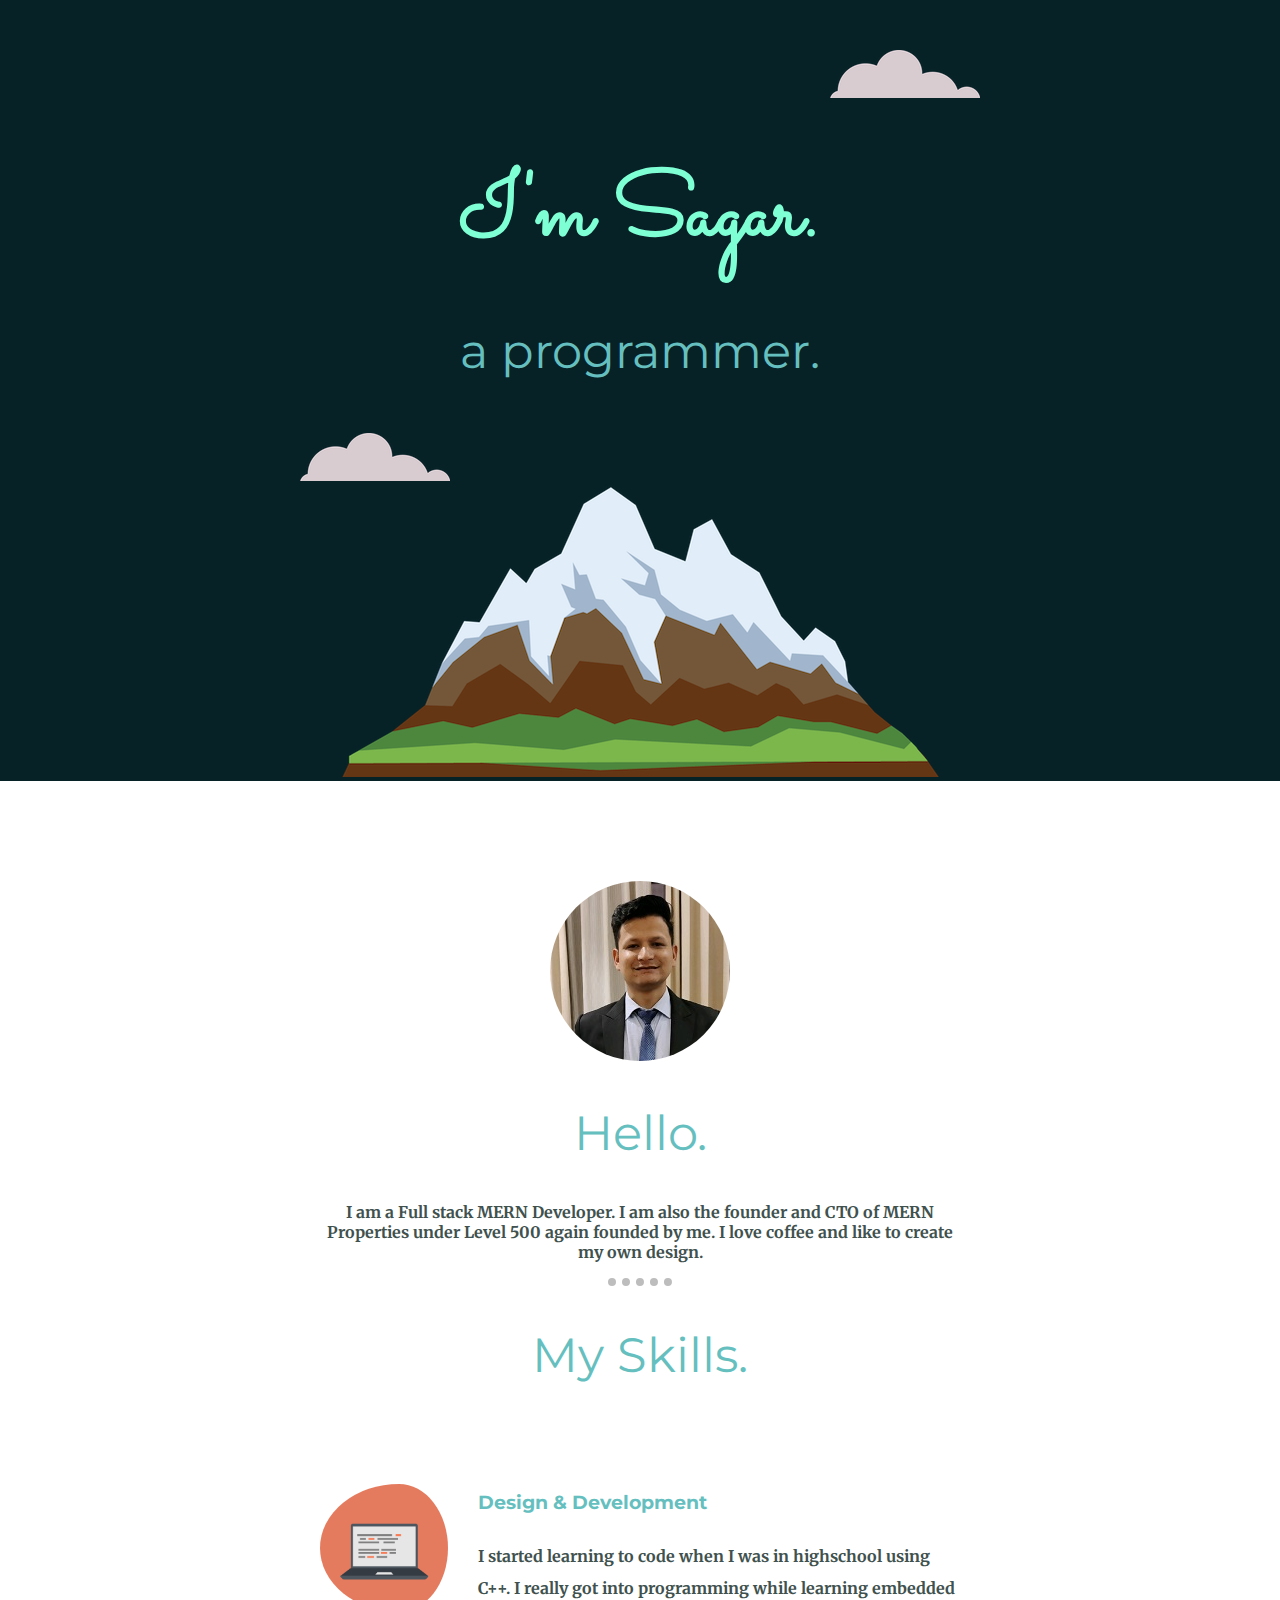
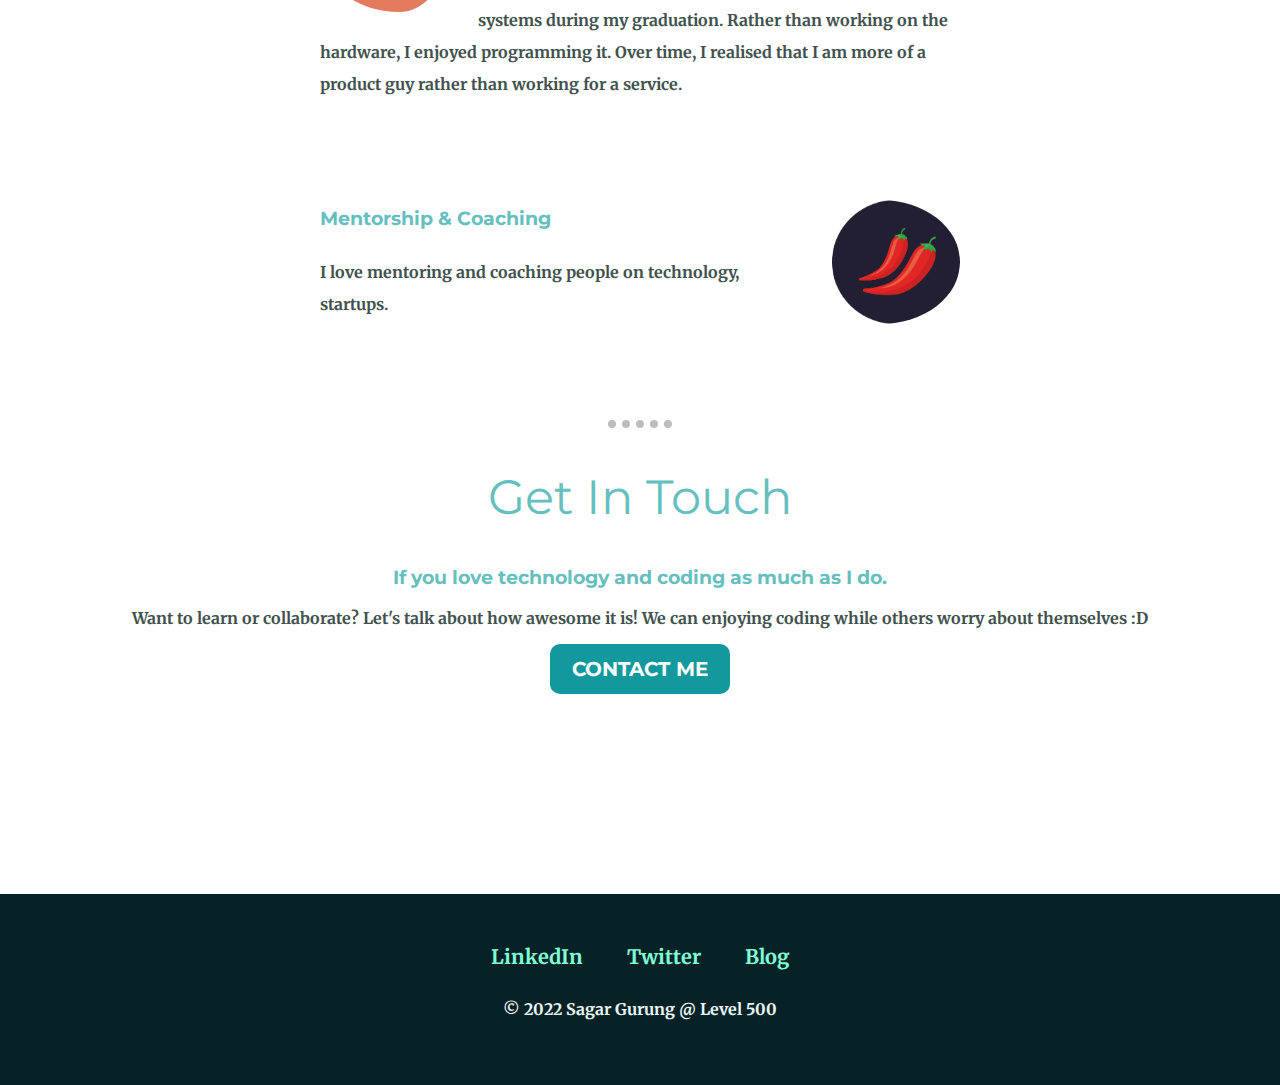
<file: index.html>
<!DOCTYPE html>
<html lang="en">
  <head>
    <meta charset="UTF-8" />
    <meta http-equiv="X-UA-Compatible" content="IE=edge" />
    <meta name="viewport" content="width=device-width, initial-scale=1.0" />
    <title>Sagar's Personal Website</title>
    <link rel="stylesheet" href="./css/style.css" />
    <link rel="shortcut icon" href="favicon.ico?v=2" type="image/x-icon" />
    <link rel="preconnect" href="https://fonts.googleapis.com" />
    <link rel="preconnect" href="https://fonts.gstatic.com" crossorigin />
    <link
      href="https://fonts.googleapis.com/css2?family=Merriweather&family=Montserrat&family=Sacramento&display=swap"
      rel="stylesheet"
    />
  </head>
  <body>
    <div class="top-container">
      <img class="top-cloud" src="./images/cloud.png" alt="cloud-img" />

      <h1>I'm Sagar.</h1>
      <h2>a programmer.</h2>
      <img class="bottom-cloud" src="./images/cloud.png" alt="cloud-img" />
      <img src="./images/mountain.png" alt="mountain-img" />
    </div>
    <div class="middle-container">
      <div class="personal-info">
        <img class="profile-image" src="images/sagar.jpg" alt="profile-image" />
        <h2>Hello.</h2>
        <p>
          I am a Full stack MERN Developer. I am also the founder and CTO of
          MERN Properties under Level 500 again founded by me. I love coffee and
          like to create my own design.
        </p>
      </div>
      <hr />
      <div class="skills">
        <h2>My Skills.</h2>
        <div class="skill-row">
          <img class="code-img" src="./images/computer.png" alt="my-skills" />
          <h3>Design & Development</h3>
          <p>
            I started learning to code when I was in highschool using C++. I
            really got into programming while learning embedded systems during
            my graduation. Rather than working on the hardware, I enjoyed
            programming it. Over time, I realised that I am more of a product
            guy rather than working for a service.
          </p>
        </div>
        <div class="skill-row">
          <img
            class="red-chillies"
            src="./images/chillies.png"
            alt="red-chillies"
          />
          <h3>Mentorship & Coaching</h3>
          <p>I love mentoring and coaching people on technology, startups.</p>
        </div>
      </div>
      <hr />

      <div class="contact-me">
        <h2>Get In Touch</h2>
        <h3>If you love technology and coding as much as I do.</h3>
        <p>
          Want to learn or collaborate? Let's talk about how awesome it is! We
          can enjoying coding while others worry about themselves :D
        </p>
        <form action="mailto:sagarthemaster@gmail.com">
          <input id="contact-me" type="submit" value="CONTACT ME" />
        </form>
      </div>
    </div>
    <div class="bottom-container">
      <a class="footer-link" href="https://www.linkedin.com/in/dhatedone/"
        >LinkedIn</a
      >
      <a class="footer-link" href="https://twitter.com/Calyfso_o">Twitter</a>
      <a class="footer-link" href="./blog.html">Blog</a>
      <p class="copyright-content">© 2022 Sagar Gurung @ Level 500</p>
    </div>
  </body>
</html>
</file>
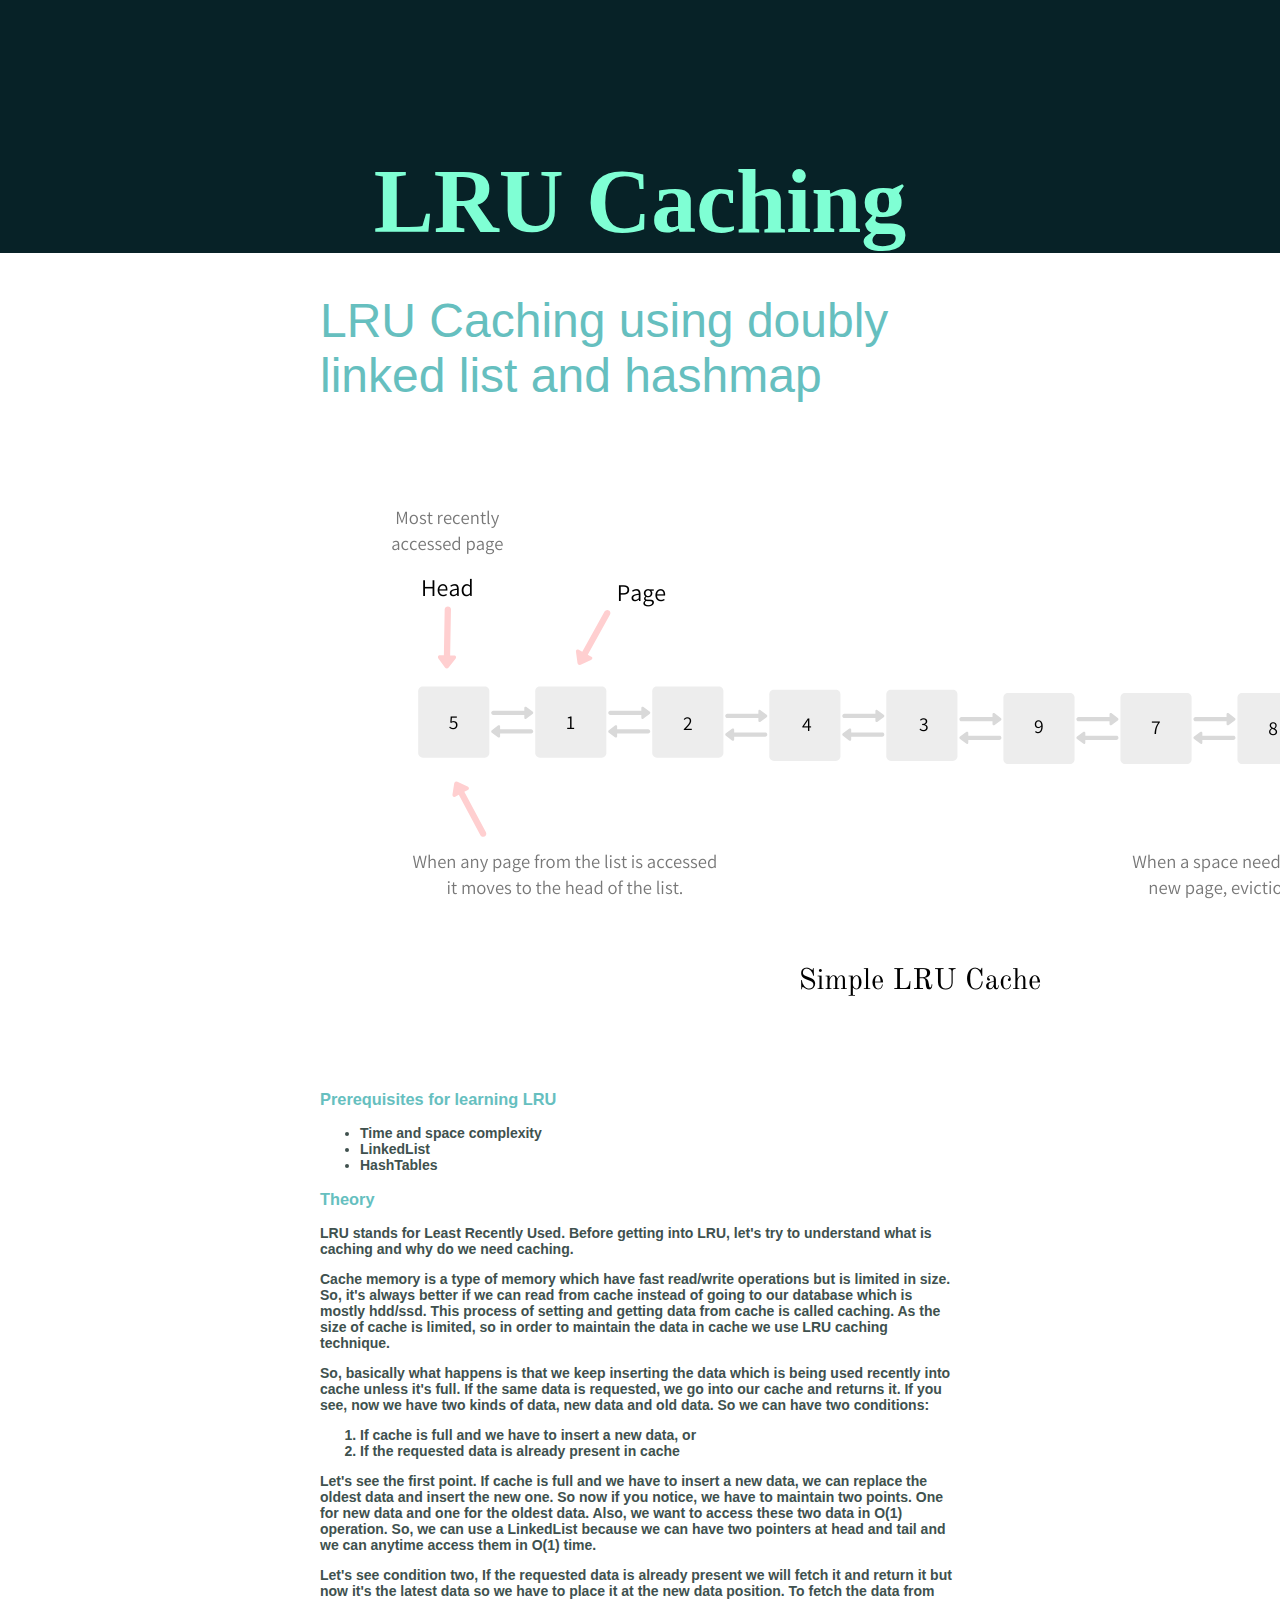
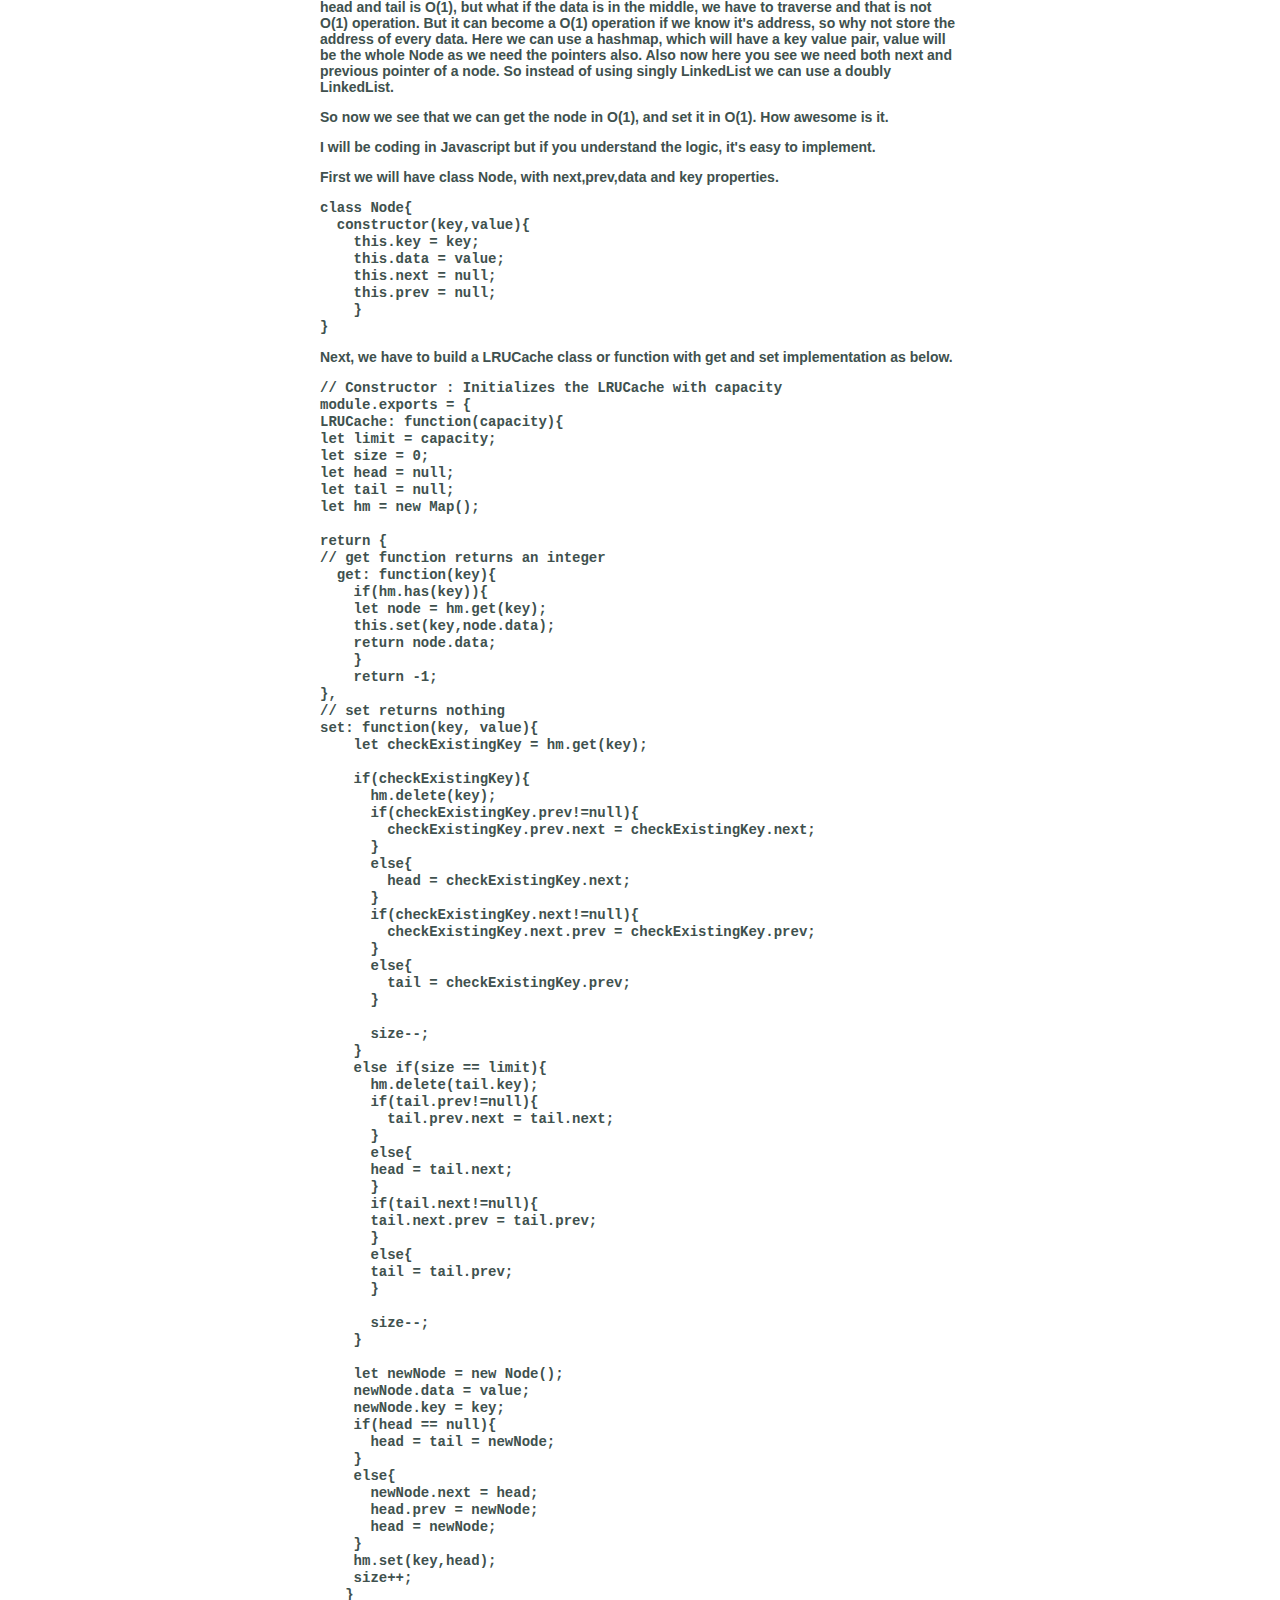
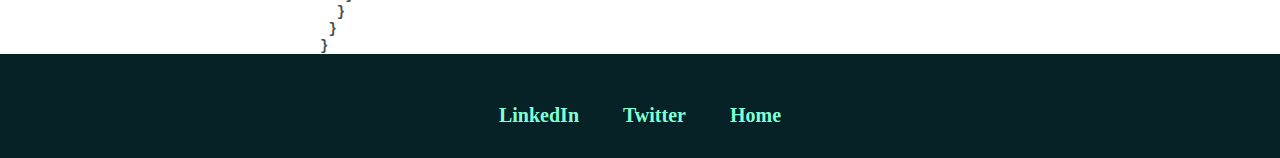
<file: blog.html>
<!DOCTYPE html>
<html lang="en">
  <head>
    <meta charset="UTF-8" />
    <meta http-equiv="X-UA-Compatible" content="IE=edge" />
    <meta name="viewport" content="width=device-width, initial-scale=1.0" />
    <title>My Blog</title>
    <link rel="stylesheet" href="./css/style.css" />
  </head>
  <body>
    <div class="top-box">
      <h1>LRU Caching</h1>
    </div>
    <div class="middle-box">
      <h2>LRU Caching using doubly linked list and hashmap</h2>
      <img src="./images/LRU Cache.png" alt="" />
      <h3>Prerequisites for learning LRU</h3>
      <ul>
        <li>Time and space complexity</li>
        <li>LinkedList</li>
        <li>HashTables</li>
      </ul>
      <h3>Theory</h3>
      <p>
        LRU stands for Least Recently Used. Before getting into LRU, let's try
        to understand what is caching and why do we need caching.
      </p>
      <p>
        Cache memory is a type of memory which have fast read/write operations
        but is limited in size. So, it's always better if we can read from cache
        instead of going to our database which is mostly hdd/ssd. This process
        of setting and getting data from cache is called caching. As the size of
        cache is limited, so in order to maintain the data in cache we use LRU
        caching technique.
      </p>
      <p>
        So, basically what happens is that we keep inserting the data which is
        being used recently into cache unless it's full. If the same data is
        requested, we go into our cache and returns it. If you see, now we have
        two kinds of data, new data and old data. So we can have two conditions:
      </p>
      <ol>
        <li>If cache is full and we have to insert a new data, or</li>
        <li>If the requested data is already present in cache</li>
      </ol>
      <p>
        Let's see the first point. If cache is full and we have to insert a new
        data, we can replace the oldest data and insert the new one. So now if
        you notice, we have to maintain two points. One for new data and one for
        the oldest data. Also, we want to access these two data in O(1)
        operation. So, we can use a LinkedList because we can have two pointers
        at head and tail and we can anytime access them in O(1) time.
      </p>
      <p>
        Let's see condition two, If the requested data is already present we
        will fetch it and return it but now it's the latest data so we have to
        place it at the new data position. To fetch the data from head and tail
        is O(1), but what if the data is in the middle, we have to traverse and
        that is not O(1) operation. But it can become a O(1) operation if we
        know it's address, so why not store the address of every data. Here we
        can use a hashmap, which will have a key value pair, value will be the
        whole Node as we need the pointers also. Also now here you see we need
        both next and previous pointer of a node. So instead of using singly
        LinkedList we can use a doubly LinkedList.
      </p>
      <p>
        So now we see that we can get the node in O(1), and set it in O(1). How
        awesome is it.
      </p>
      <p>
        I will be coding in Javascript but if you understand the logic, it's
        easy to implement.
      </p>
      <p>
        First we will have class Node, with next,prev,data and key properties.
      </p>
      <code
        >class Node{<br />
        &nbsp;&nbsp;constructor(key,value){<br />
        &nbsp;&nbsp;&nbsp;&nbsp;this.key = key;<br />
        &nbsp;&nbsp;&nbsp;&nbsp;this.data = value;<br />
        &nbsp;&nbsp;&nbsp;&nbsp;this.next = null;<br />
        &nbsp;&nbsp;&nbsp;&nbsp;this.prev = null;<br />
        &nbsp;&nbsp;&nbsp;&nbsp;}<br />
        }
      </code>
      <p>
        Next, we have to build a LRUCache class or function with get and set
        implementation as below.
      </p>
      <code class="js-code">
        // Constructor : Initializes the LRUCache with capacity <br />
        module.exports = {<br />

        LRUCache: function(capacity){<br />
        let limit = capacity;<br />
        let size = 0;<br />
        let head = null;<br />
        let tail = null;<br />
        let hm = new Map();<br />
        <br />
        return {<br />
        // get function returns an integer<br />
        &nbsp;&nbsp;get: function(key){<br />
        &nbsp;&nbsp;&nbsp;&nbsp;if(hm.has(key)){<br />
        &nbsp;&nbsp;&nbsp;&nbsp;let node = hm.get(key);<br />
        &nbsp;&nbsp;&nbsp;&nbsp;this.set(key,node.data);<br />
        &nbsp;&nbsp;&nbsp;&nbsp;return node.data;<br />
        &nbsp;&nbsp;&nbsp;&nbsp;}<br />
        &nbsp;&nbsp;&nbsp;&nbsp;return -1;<br />
        },<br />
        // set returns nothing<br />
        set: function(key, value){<br />
        &nbsp;&nbsp;&nbsp;&nbsp;let checkExistingKey = hm.get(key);<br />
        <br />
        &nbsp;&nbsp;&nbsp;&nbsp;if(checkExistingKey){<br />
        &nbsp;&nbsp;&nbsp;&nbsp;&nbsp;&nbsp;hm.delete(key);<br />
        &nbsp;&nbsp;&nbsp;&nbsp;&nbsp;&nbsp;if(checkExistingKey.prev!=null){<br />
        &nbsp;&nbsp;&nbsp;&nbsp;&nbsp;&nbsp;&nbsp;&nbsp;checkExistingKey.prev.next
        = checkExistingKey.next;<br />
        &nbsp;&nbsp;&nbsp;&nbsp;&nbsp;&nbsp;}<br />
        &nbsp;&nbsp;&nbsp;&nbsp;&nbsp;&nbsp;else{<br />
        &nbsp;&nbsp;&nbsp;&nbsp;&nbsp;&nbsp;&nbsp;&nbsp;head =
        checkExistingKey.next;<br />
        &nbsp;&nbsp;&nbsp;&nbsp;&nbsp;&nbsp;}<br />
        &nbsp;&nbsp;&nbsp;&nbsp;&nbsp;&nbsp;if(checkExistingKey.next!=null){<br />
        &nbsp;&nbsp;&nbsp;&nbsp;&nbsp;&nbsp;&nbsp;&nbsp;checkExistingKey.next.prev
        = checkExistingKey.prev;<br />
        &nbsp;&nbsp;&nbsp;&nbsp;&nbsp;&nbsp;}<br />
        &nbsp;&nbsp;&nbsp;&nbsp;&nbsp;&nbsp;else{<br />
        &nbsp;&nbsp;&nbsp;&nbsp;&nbsp;&nbsp;&nbsp;&nbsp;tail =
        checkExistingKey.prev;<br />
        &nbsp;&nbsp;&nbsp;&nbsp;&nbsp;&nbsp;}<br />
        <br />
        &nbsp;&nbsp;&nbsp;&nbsp;&nbsp;&nbsp;size--;<br />
        &nbsp;&nbsp;&nbsp;&nbsp;}<br />
        &nbsp;&nbsp;&nbsp;&nbsp;else if(size == limit){<br />
        &nbsp;&nbsp;&nbsp;&nbsp;&nbsp;&nbsp;hm.delete(tail.key);<br />
        &nbsp;&nbsp;&nbsp;&nbsp;&nbsp;&nbsp;if(tail.prev!=null){<br />
        &nbsp;&nbsp;&nbsp;&nbsp;&nbsp;&nbsp;&nbsp;&nbsp;tail.prev.next =
        tail.next;<br />
        &nbsp;&nbsp;&nbsp;&nbsp;&nbsp;&nbsp;}<br />
        &nbsp;&nbsp;&nbsp;&nbsp;&nbsp;&nbsp;else{<br />
        &nbsp;&nbsp;&nbsp;&nbsp;&nbsp;&nbsp;head = tail.next;<br />
        &nbsp;&nbsp;&nbsp;&nbsp;&nbsp;&nbsp;}<br />
        &nbsp;&nbsp;&nbsp;&nbsp;&nbsp;&nbsp;if(tail.next!=null){<br />
        &nbsp;&nbsp;&nbsp;&nbsp;&nbsp;&nbsp;tail.next.prev = tail.prev;<br />
        &nbsp;&nbsp;&nbsp;&nbsp;&nbsp;&nbsp;}<br />
        &nbsp;&nbsp;&nbsp;&nbsp;&nbsp;&nbsp;else{<br />
        &nbsp;&nbsp;&nbsp;&nbsp;&nbsp;&nbsp;tail = tail.prev;<br />
        &nbsp;&nbsp;&nbsp;&nbsp;&nbsp;&nbsp;}<br />
        <br />
        &nbsp;&nbsp;&nbsp;&nbsp;&nbsp;&nbsp;size--;<br />
        &nbsp;&nbsp;&nbsp;&nbsp;}<br />
        <br />
        &nbsp;&nbsp;&nbsp;&nbsp;let newNode = new Node();<br />
        &nbsp;&nbsp;&nbsp;&nbsp;newNode.data = value;<br />
        &nbsp;&nbsp;&nbsp;&nbsp;newNode.key = key;<br />
        &nbsp;&nbsp;&nbsp;&nbsp;if(head == null){<br />
        &nbsp;&nbsp;&nbsp;&nbsp;&nbsp;&nbsp;head = tail = newNode;<br />
        &nbsp;&nbsp;&nbsp;&nbsp;}<br />
        &nbsp;&nbsp;&nbsp;&nbsp;else{<br />
        &nbsp;&nbsp;&nbsp;&nbsp;&nbsp;&nbsp;newNode.next = head;<br />
        &nbsp;&nbsp;&nbsp;&nbsp;&nbsp;&nbsp;head.prev = newNode;<br />
        &nbsp;&nbsp;&nbsp;&nbsp;&nbsp;&nbsp;head = newNode;<br />

        &nbsp;&nbsp;&nbsp;&nbsp;}<br />
        &nbsp;&nbsp;&nbsp;&nbsp;hm.set(key,head);<br />
        &nbsp;&nbsp;&nbsp;&nbsp;size++;<br />
        &nbsp;&nbsp;&nbsp;}<br />
        &nbsp;&nbsp;}<br />
        &nbsp;}<br />
        }<br />
      </code>
    </div>
    <div class="bottom-container">
      <a class="footer-link" href="https://www.linkedin.com/in/dhatedone/"
        >LinkedIn</a
      >
      <a class="footer-link" href="https://twitter.com/Calyfso_o">Twitter</a>
      <a class="footer-link" href="./index.html">Home</a>
      <p class="copyright-content">© 2022 Sagar Gurung @ Level 500</p>
    </div>
  </body>
</html>
</file>
<file: css/style.css>
body {
  margin: 0;
  text-align: center;
  font-family: "Merriweather", serif;
  color: #40514e;
  font-weight: bold;
}

.top-container {
  background-color: #072227;

  position: relative;
  padding-top: 100px;
}
.middle-container {
  margin: 100px 0;
}
.bottom-container {
  background-color: #072227;
  padding: 50px;
}
h1 {
  margin: 50px auto 0 auto;
  font-family: "Sacramento", cursive;
  font-size: 5.625em;
  color: aquamarine;
}

h2 {
  font-family: "Montserrat", sans-serif;
  font-size: 3rem;
  font-weight: normal;
  color: #66bfbf;
}

h3 {
  font-family: "Montserrat", sans-serif;

  color: #66bfbf;
}

.bottom-cloud {
  position: absolute;
  left: 300px;
  bottom: 300px;
}

.top-cloud {
  position: absolute;
  right: 300px;
  top: 50px;
}
.skill-row {
  width: 50%;
  margin: 100px auto;
  text-align: left;
  line-height: 2;
}

.red-chillies {
  width: 20%;
  float: right;
  padding-left: 30px;
  border-radius: 100%;
}
.code-img {
  width: 20%;
  float: left;
  padding-right: 30px;
  border-radius: 100%;
}

.personal-info {
  width: 50%;
  text-align: center;
  margin: auto;
}
.profile-image {
  border-radius: 100%;
}

hr {
  color: #bdbdbd;
  border-style: dotted none none;
  width: 5%;

  border-width: 8px;
}

.contact-me {
  padding-bottom: 100px;
}
#contact-me {
  background-color: #11999e;
  border-radius: 10px;
  color: white;
  height: 50px;
  width: 180px;
  font-family: "Montserrat", sans-serif;
  font-size: 20px;
  font-weight: bold;
  border: none;
}

#contact-me:hover {
  background-color: black;
  cursor: pointer;
}

.copyright-content {
  color: #eaf6f6;
  margin-top: 30px;
}

.footer-link {
  padding: 20px;
  font-size: 20px;
  color: aquamarine;
  text-decoration: none;
}

.top-box {
  background-color: #072227;
  position: relative;
  padding-top: 100px;
}

.middle-box {
  margin: auto;
  width: 50%;
  font-family: Arial, Helvetica, sans-serif;
  font-size: 14px;
  font-weight: none;
  text-align: left;
}
.middle-box h3 {
  text-align: left;
}

.middle-box ul {
  text-align: left;
}

.middle-box ol {
  text-align: left;
}

.middle-box p {
  text-align: left;
}

.middle-box code {
  text-align: left;
}

.js-code {
  text-align: left;
}
</file>
